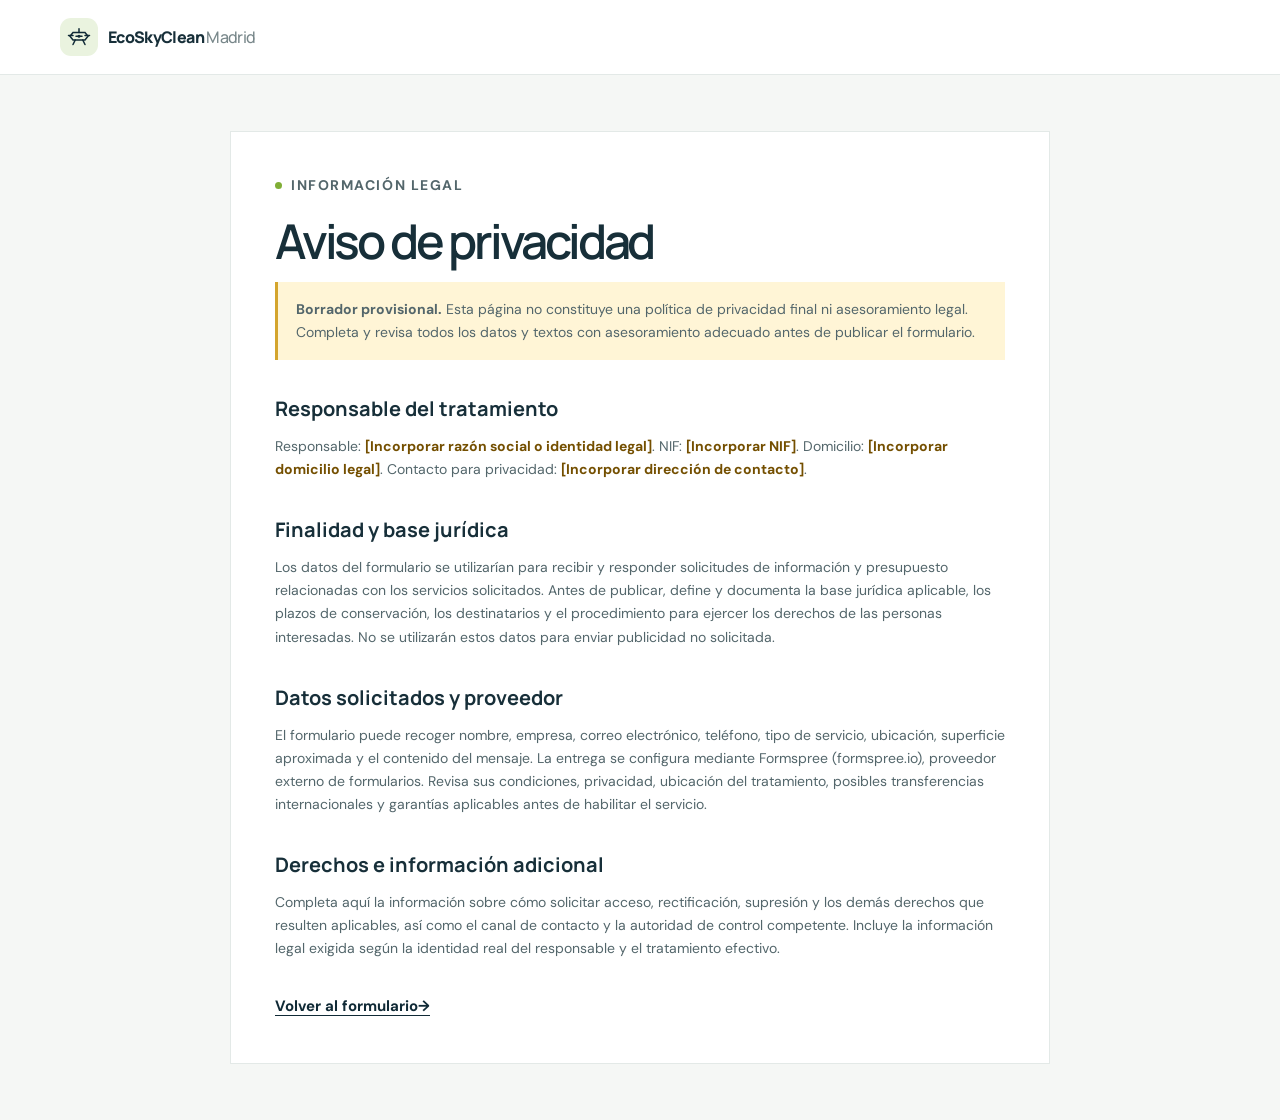
<file: politica-privacidad.html>
<!doctype html>
<html lang="es">
<head>
  <meta charset="utf-8">
  <meta name="viewport" content="width=device-width, initial-scale=1">
  <meta name="robots" content="noindex, nofollow">
  <meta name="theme-color" content="#102a36">
  <title>Aviso de privacidad provisional | EcoSkyClean Madrid</title>
  <link rel="stylesheet" href="styles.css">
</head>
<body class="legal-page">
  <header class="legal-header">
    <div class="container">
      <a class="brand" href="index.html" aria-label="EcoSkyClean Madrid, inicio">
        <span class="brand-mark" aria-hidden="true">
          <svg viewBox="0 0 40 40" fill="none"><path d="M12 14h16l4 5-4 5H12l-4-5 4-5Z" stroke="currentColor" stroke-width="2"/><path d="M20 14V9m-8 9H6m22 0h6M15 24l-3 6m13-6 3 6M16 19h8" stroke="currentColor" stroke-width="2" stroke-linecap="round"/><circle cx="20" cy="19" r="2" fill="currentColor"/></svg>
        </span>
        <span class="brand-name">EcoSkyClean <span>Madrid</span></span>
      </a>
    </div>
  </header>
  <main class="container legal-content">
    <p class="eyebrow"><span class="eyebrow-dot"></span> Información legal</p>
    <h1>Aviso de privacidad</h1>
    <p class="draft-warning"><strong>Borrador provisional.</strong> Esta página no constituye una política de privacidad final ni asesoramiento legal. Completa y revisa todos los datos y textos con asesoramiento adecuado antes de publicar el formulario.</p>

    <h2>Responsable del tratamiento</h2>
    <p>Responsable: <span class="legal-placeholder">[Incorporar razón social o identidad legal]</span>. NIF: <span class="legal-placeholder">[Incorporar NIF]</span>. Domicilio: <span class="legal-placeholder">[Incorporar domicilio legal]</span>. Contacto para privacidad: <span class="legal-placeholder">[Incorporar dirección de contacto]</span>.</p>

    <h2>Finalidad y base jurídica</h2>
    <p>Los datos del formulario se utilizarían para recibir y responder solicitudes de información y presupuesto relacionadas con los servicios solicitados. Antes de publicar, define y documenta la base jurídica aplicable, los plazos de conservación, los destinatarios y el procedimiento para ejercer los derechos de las personas interesadas. No se utilizarán estos datos para enviar publicidad no solicitada.</p>

    <h2>Datos solicitados y proveedor</h2>
    <p>El formulario puede recoger nombre, empresa, correo electrónico, teléfono, tipo de servicio, ubicación, superficie aproximada y el contenido del mensaje. La entrega se configura mediante Formspree (formspree.io), proveedor externo de formularios. Revisa sus condiciones, privacidad, ubicación del tratamiento, posibles transferencias internacionales y garantías aplicables antes de habilitar el servicio.</p>

    <h2>Derechos e información adicional</h2>
    <p>Completa aquí la información sobre cómo solicitar acceso, rectificación, supresión y los demás derechos que resulten aplicables, así como el canal de contacto y la autoridad de control competente. Incluye la información legal exigida según la identidad real del responsable y el tratamiento efectivo.</p>

    <a class="legal-back" href="index.html#contacto">Volver al formulario <span aria-hidden="true">→</span></a>
  </main>
</body>
</html>
</file>
<file: styles.css>
@import url('https://fonts.googleapis.com/css2?family=DM+Sans:wght@400;500;600;700&family=Manrope:wght@400;500;600;700;800&display=swap');

:root {
  color-scheme: light;
  --navy: #102a36;
  --navy-deep: #0a202b;
  --navy-soft: #1d3b47;
  --green: #b7e96b;
  --green-deep: #80ae36;
  --ink: #172f39;
  --muted: #64757b;
  --line: #e3e9e7;
  --paper: #fff;
  --soft: #f5f7f5;
  --font-body: "DM Sans", "Segoe UI", sans-serif;
  --font-heading: "Manrope", "Segoe UI", sans-serif;
  --container: 1160px;
}

* { box-sizing: border-box; }
html { scroll-behavior: smooth; scroll-padding-top: 92px; }
body { margin: 0; color: var(--ink); background: var(--paper); font-family: var(--font-body); font-size: 15px; line-height: 1.65; -webkit-font-smoothing: antialiased; }
body.menu-open { overflow: hidden; }
img { display: block; max-width: 100%; }
a { color: inherit; }
button, input, select, textarea { font: inherit; }
button, a { -webkit-tap-highlight-color: transparent; }
::selection { color: var(--navy-deep); background: var(--green); }

.container { width: min(var(--container), calc(100% - 48px)); margin-inline: auto; }
.section { padding: 112px 0; }
.section-soft { background: var(--soft); }
.section-dark { color: white; background: var(--navy-deep); }
.skip-link { position: fixed; z-index: 20; top: 12px; left: 12px; padding: 10px 14px; color: var(--navy); background: white; border-radius: 6px; transform: translateY(-160%); }
.skip-link:focus { transform: translateY(0); }

.site-header { position: sticky; z-index: 10; top: 0; height: 78px; color: var(--ink); background: rgba(255,255,255,.96); border-bottom: 1px solid rgba(16,42,54,.08); backdrop-filter: blur(14px); }
.header-inner, .brand, .primary-navigation { display: flex; align-items: center; }
.header-inner { height: 100%; justify-content: space-between; }
.brand { gap: 10px; text-decoration: none; }
.brand-mark { display: grid; width: 38px; height: 38px; color: var(--navy); background: #eaf3df; border-radius: 11px; place-items: center; }
.brand-mark svg { width: 30px; height: 30px; }
.brand-name { font-family: var(--font-heading); font-size: 16px; font-weight: 800; letter-spacing: -.65px; }
.brand-name span { color: #78878a; font-weight: 500; }
.primary-navigation { gap: 26px; }
.primary-navigation > a:not(.button) { color: #53636a; font-size: 13px; font-weight: 600; text-decoration: none; transition: color .2s ease; }
.primary-navigation > a:not(.button):hover { color: var(--green-deep); }
.button { display: inline-flex; min-height: 52px; align-items: center; justify-content: center; gap: 14px; padding: 0 22px; border: 1px solid transparent; border-radius: 5px; font-size: 13px; font-weight: 700; text-decoration: none; transition: background-color .2s ease, color .2s ease, border-color .2s ease, transform .2s ease; }
.button:hover { transform: translateY(-2px); }
.button:active { transform: translateY(0); }
.button-small { min-height: 42px; padding: 0 16px; font-size: 12px; }
.button-dark { color: white; background: var(--navy); }
.button-dark:hover { background: #254550; }
.button-green { color: var(--navy-deep); background: var(--green); }
.button-green:hover { background: #c9f28a; }
.button-ghost { color: white; border-color: rgba(255,255,255,.32); background: rgba(255,255,255,.03); }
.button-ghost:hover { border-color: rgba(255,255,255,.72); background: rgba(255,255,255,.08); }
.menu-toggle { display: none; }

.hero { position: relative; min-height: 650px; overflow: hidden; }
.hero-glow { position: absolute; top: -280px; left: 41%; width: 690px; height: 690px; border: 1px solid rgba(183,233,107,.07); border-radius: 50%; pointer-events: none; }
.hero-glow::before, .hero-glow::after { position: absolute; inset: 42px; border: 1px solid rgba(183,233,107,.05); border-radius: 50%; content: ""; }
.hero-glow::after { inset: 98px; }
.hero-grid { position: relative; display: grid; min-height: 650px; grid-template-columns: 1fr 1fr; align-items: center; gap: 64px; padding-top: 42px; padding-bottom: 50px; }
.hero-copy { position: relative; z-index: 1; padding-bottom: 15px; }
.submission-notice { margin: 0 0 20px; padding: 12px 15px; color: #e7f7d1; background: rgba(183,233,107,.1); border: 1px solid rgba(183,233,107,.35); border-left: 3px solid var(--green); font-size: 13px; }
.submission-notice[hidden] { display: none; }
.eyebrow { display: flex; align-items: center; gap: 9px; margin: 0 0 18px; color: #758485; font-size: 10px; font-weight: 700; letter-spacing: 1.55px; line-height: 1.4; text-transform: uppercase; }
.eyebrow-light { color: #c0cbcb; }
.eyebrow-dot { width: 7px; height: 7px; flex: 0 0 7px; background: var(--green-deep); border-radius: 50%; }
.eyebrow-light .eyebrow-dot { background: var(--green); box-shadow: 0 0 12px rgba(183,233,107,.65); }
h1, h2, h3, p { margin-top: 0; }
h1, h2, h3 { font-family: var(--font-heading); }
h1 { max-width: 590px; margin-bottom: 21px; font-size: clamp(42px, 5vw, 64px); font-weight: 600; letter-spacing: -3.2px; line-height: 1.11; }
.hero-intro { max-width: 490px; margin-bottom: 30px; color: #b9c7c9; font-size: 16px; line-height: 1.8; }
.hero-actions { display: flex; flex-wrap: wrap; gap: 12px; }
.hero-points { display: flex; flex-wrap: wrap; gap: 16px 21px; margin: 36px 0 0; padding: 0; list-style: none; }
.hero-points li { display: flex; align-items: center; gap: 8px; color: #c2cece; font-size: 11px; }
.point-icon { color: var(--green); font-size: 15px; }
.hero-visual { position: relative; min-height: 464px; }
.image-frame { position: relative; overflow: hidden; background: linear-gradient(135deg, #274653, #758a78); }
.image-frame img { width: 100%; height: 100%; object-fit: cover; transition: transform .6s ease; }
.image-frame img.image-unavailable { display: none; }
.image-frame img:hover { transform: scale(1.025); }
.hero-image { position: absolute; inset: 0 0 27px 25px; border-radius: 2px; }
.hero-image img { object-position: center; }
.image-shade { position: absolute; inset: 0; background: linear-gradient(180deg, transparent 53%, rgba(7,25,32,.48)); pointer-events: none; }
.drone-orbit { position: absolute; top: 23%; left: -22px; width: 122px; height: 122px; border: 1px solid rgba(183,233,107,.66); border-radius: 50%; }
.orbit-line { position: absolute; top: 60px; left: -39px; width: 199px; border-top: 1px dashed rgba(183,233,107,.55); transform: rotate(-24deg); }
.drone-symbol { position: absolute; top: 35px; left: 36px; display: grid; width: 48px; height: 48px; color: var(--green); background: var(--navy); border: 1px solid rgba(183,233,107,.5); border-radius: 50%; place-items: center; }
.drone-symbol svg { width: 40px; }
.visual-caption { position: absolute; right: 24px; bottom: 0; display: flex; align-items: center; gap: 12px; min-width: 230px; padding: 15px 18px; color: var(--ink); background: white; box-shadow: 0 12px 32px rgba(0,0,0,.14); }
.caption-icon { display: grid; width: 34px; height: 34px; color: var(--navy); background: #eaf3df; border-radius: 50%; font-size: 17px; place-items: center; }
.visual-caption strong, .visual-caption small { display: block; }
.visual-caption strong { font-family: var(--font-heading); font-size: 12px; }
.visual-caption small { color: var(--muted); font-size: 10px; }
.visual-index { position: absolute; top: 8px; right: -27px; display: flex; align-items: center; gap: 7px; color: #c7d2d3; font-size: 9px; letter-spacing: 1px; writing-mode: vertical-rl; }
.visual-index span { height: 32px; border-right: 1px solid var(--green); }
.scroll-cue { position: absolute; bottom: 19px; left: max(24px, calc((100% - var(--container)) / 2)); display: flex; align-items: center; gap: 9px; color: #aab9ba; font-size: 10px; text-decoration: none; }
.scroll-cue span { color: var(--green); font-size: 16px; }

.intro-strip { border-bottom: 1px solid var(--line); background: #fff; }
.intro-strip-inner { display: flex; min-height: 78px; align-items: center; gap: 25px; }
.intro-strip p { margin: 0; color: var(--muted); font-size: 12px; }
.intro-strip strong { color: var(--ink); font-weight: 700; }
.strip-line { width: 1px; height: 22px; background: var(--line); }
.strip-location { display: flex; align-items: center; gap: 8px; }
.strip-location span { color: var(--green-deep); font-size: 19px; }
.section-heading { margin-bottom: 48px; }
.section-heading-row { display: flex; align-items: end; justify-content: space-between; gap: 40px; }
.section-heading h2, .benefits-intro h2, .contact-copy h2 { margin: 0; color: var(--ink); font-size: clamp(32px, 4vw, 44px); font-weight: 600; letter-spacing: -1.9px; line-height: 1.2; }
.section-heading .eyebrow, .benefits-intro .eyebrow, .contact-copy .eyebrow { margin-bottom: 16px; }
.section-lead { max-width: 390px; margin: 0 0 3px; color: var(--muted); font-size: 13px; line-height: 1.8; }
.service-grid { display: grid; grid-template-columns: repeat(2, 1fr); gap: 24px; }
.service-card { overflow: hidden; background: white; border: 1px solid var(--line); transition: box-shadow .25s ease, transform .25s ease; }
.service-card:hover { box-shadow: 0 18px 48px rgba(16,42,54,.1); transform: translateY(-4px); }
.service-image { height: 245px; }
.service-image img { object-position: center 56%; }
.service-card:nth-child(2) .service-image img { object-position: center; }
.service-number { position: absolute; right: 17px; bottom: 16px; padding: 7px 10px; color: white; background: rgba(16,42,54,.82); font-size: 9px; font-weight: 700; letter-spacing: 1px; }
.service-content { padding: 25px 27px 27px; }
.service-title-row { display: flex; align-items: center; justify-content: space-between; gap: 10px; }
.service-title-row h3 { margin: 0; font-size: 19px; font-weight: 700; letter-spacing: -.5px; }
.service-arrow { color: var(--green-deep); font-size: 20px; }
.service-content > p { min-height: 67px; margin: 12px 0 16px; color: var(--muted); font-size: 12px; line-height: 1.8; }
.service-list { display: grid; gap: 9px; margin: 0 0 22px; padding: 0; list-style: none; }
.service-list li { position: relative; padding-left: 18px; color: #43565d; font-size: 11px; }
.service-list li::before { position: absolute; top: 0; left: 0; color: var(--green-deep); content: "✓"; font-weight: 700; }
.text-link { display: inline-flex; align-items: center; gap: 10px; color: var(--navy); font-size: 12px; font-weight: 700; text-decoration: none; }
.text-link span { color: var(--green-deep); transition: transform .2s ease; }
.text-link:hover span { transform: translateX(4px); }
.service-disclaimer { display: flex; align-items: flex-start; gap: 10px; max-width: 800px; margin: 25px 0 0; color: #65767b; font-size: 11px; }
.service-disclaimer span { display: grid; width: 17px; height: 17px; flex: 0 0 17px; color: var(--navy); background: #e9f1e0; border-radius: 50%; font-size: 10px; font-weight: 700; place-items: center; }

.benefits-section { padding: 106px 0; }
.benefits-layout { display: grid; grid-template-columns: .8fr 1.2fr; gap: 95px; align-items: start; }
.benefits-intro { position: sticky; top: 120px; }
.benefits-intro h2 { max-width: 370px; }
.benefits-intro > p:not(.eyebrow) { max-width: 360px; margin: 20px 0 22px; color: var(--muted); font-size: 13px; line-height: 1.85; }
.benefit-list { border-top: 1px solid #dfe6e2; }
.benefit-item { display: grid; grid-template-columns: 46px 1fr 26px; gap: 17px; align-items: start; padding: 23px 0; border-bottom: 1px solid #dfe6e2; }
.benefit-icon { display: grid; width: 43px; height: 43px; color: var(--navy); background: white; border: 1px solid #e3e9e4; border-radius: 50%; place-items: center; }
.benefit-icon svg { width: 27px; height: 27px; }
.benefit-item h3 { margin: 0 0 5px; font-size: 15px; font-weight: 700; letter-spacing: -.2px; }
.benefit-item p { max-width: 490px; margin: 0; color: var(--muted); font-size: 11px; line-height: 1.75; }
.benefit-count { padding-top: 3px; color: #9aa8a6; font-size: 10px; letter-spacing: .5px; }

.process-section { padding-top: 108px; padding-bottom: 115px; }
.section-heading-centered { text-align: center; }
.section-heading-centered .eyebrow { justify-content: center; }
.section-heading-centered h2 { margin-bottom: 13px; }
.section-heading-centered > p:last-child { margin-bottom: 0; color: var(--muted); font-size: 13px; }
.process-grid { position: relative; display: grid; grid-template-columns: repeat(4,1fr); gap: 27px; margin: 62px 0 0; padding: 0; list-style: none; }
.process-grid::before { position: absolute; top: 33px; right: 10%; left: 10%; border-top: 1px dashed #cfd9d4; content: ""; }
.process-step { position: relative; z-index: 1; padding: 0 6px; }
.process-number { position: absolute; top: -5px; right: 4px; color: #abb6b3; font-size: 10px; letter-spacing: 1px; }
.process-icon { display: grid; width: 66px; height: 66px; margin-bottom: 22px; color: var(--navy); background: white; border: 1px solid #dfe7e2; border-radius: 50%; box-shadow: 0 0 0 7px white; place-items: center; }
.process-icon svg { width: 39px; height: 39px; }
.process-step h3 { margin: 0 0 9px; font-size: 15px; font-weight: 700; }
.process-step p { max-width: 225px; margin: 0; color: var(--muted); font-size: 11px; line-height: 1.8; }

.cta-band { position: relative; overflow: hidden; color: white; background: var(--navy); }
.cta-pattern { position: absolute; top: -190px; right: -25px; width: 520px; height: 520px; border: 1px solid rgba(183,233,107,.1); border-radius: 50%; }
.cta-pattern::before, .cta-pattern::after { position: absolute; inset: 40px; border: 1px solid rgba(183,233,107,.08); border-radius: 50%; content: ""; }
.cta-pattern::after { inset: 100px; }
.cta-inner { position: relative; display: flex; min-height: 278px; align-items: center; justify-content: space-between; gap: 44px; padding-top: 40px; padding-bottom: 40px; }
.cta-inner > div { max-width: 660px; }
.cta-inner .eyebrow { margin-bottom: 13px; }
.cta-inner h2 { max-width: 650px; margin: 0 0 11px; font-size: clamp(27px, 3.2vw, 38px); font-weight: 600; letter-spacing: -1.2px; line-height: 1.22; }
.cta-inner p:last-child { margin: 0; color: #bdc9ca; font-size: 12px; }
.cta-inner .button { flex: 0 0 auto; }

.contact-section { padding: 112px 0; }
.contact-layout { display: grid; grid-template-columns: .72fr 1.28fr; gap: 90px; align-items: start; }
.contact-copy { padding-top: 20px; }
.contact-copy h2 { max-width: 370px; }
.contact-copy > p:not(.eyebrow) { max-width: 355px; margin: 17px 0 28px; color: var(--muted); font-size: 13px; line-height: 1.85; }
.contact-note { display: flex; gap: 13px; max-width: 360px; padding: 17px 16px; background: white; border: 1px solid var(--line); }
.contact-note-icon { display: grid; width: 29px; height: 29px; flex: 0 0 29px; color: var(--navy); background: #eaf3df; border-radius: 50%; place-items: center; }
.contact-note p { margin: 0; color: var(--muted); font-size: 11px; line-height: 1.75; }
.contact-note strong { color: var(--ink); }
.contact-location { display: flex; align-items: center; gap: 11px; margin-top: 25px; color: var(--ink); font-size: 12px; font-weight: 700; }
.contact-location > span:first-child { color: var(--green-deep); font-size: 22px; }
.contact-location small { color: var(--muted); font-size: 10px; font-weight: 400; }
.form-card { padding: 31px 32px 28px; background: white; border: 1px solid var(--line); box-shadow: 0 18px 48px rgba(16,42,54,.055); }
.form-card-heading { display: flex; align-items: end; justify-content: space-between; gap: 12px; margin-bottom: 22px; padding-bottom: 19px; border-bottom: 1px solid var(--line); }
.form-step { color: #83918f; font-size: 9px; font-weight: 700; letter-spacing: 1.2px; }
.form-card-heading h3 { margin: 4px 0 0; font-size: 21px; letter-spacing: -.5px; }
.form-asterisk { color: #81908e; font-size: 10px; }
.form-asterisk span, .form-field label span { color: #7d9e3f; }
.form-grid { display: grid; grid-template-columns: repeat(2, minmax(0, 1fr)); gap: 15px 14px; }
.form-field { min-width: 0; }
.form-field-wide { grid-column: 1 / -1; }
.form-field label { display: block; margin-bottom: 6px; color: #334950; font-size: 11px; font-weight: 700; }
.form-field input, .form-field select, .form-field textarea { display: block; width: 100%; min-height: 45px; padding: 10px 12px; color: var(--ink); background: white; border: 1px solid #dce4e1; border-radius: 3px; outline: none; font-size: 12px; transition: border-color .2s ease, box-shadow .2s ease; }
.form-field textarea { min-height: 105px; resize: vertical; }
.form-field input::placeholder, .form-field textarea::placeholder { color: #a0acab; }
.form-field input:focus, .form-field select:focus, .form-field textarea:focus { border-color: #8fac5b; box-shadow: 0 0 0 3px rgba(128,174,54,.13); }
.form-field input[aria-invalid="true"], .form-field select[aria-invalid="true"], .form-field textarea[aria-invalid="true"] { border-color: #b54242; }
.field-hint { display: block; margin-top: 6px; color: #82908e; font-size: 10px; line-height: 1.5; }
.honeypot { position: absolute !important; width: 1px !important; height: 1px !important; overflow: hidden !important; clip: rect(0,0,0,0) !important; white-space: nowrap !important; }
.form-status { min-height: 20px; margin: 12px 0 8px; color: #53696d; font-size: 11px; line-height: 1.55; }
.form-status.is-error { color: #a72f2f; }
.form-status.is-pending { color: #53696d; }
.form-submit { width: 100%; cursor: pointer; }
.form-submit:disabled { cursor: wait; opacity: .7; }
.privacy-note { margin: 14px 0 0; color: #7a8988; font-size: 10px; line-height: 1.75; }
.privacy-note a { color: var(--navy); font-weight: 700; text-underline-offset: 3px; }

.site-footer { color: white; background: var(--navy-deep); }
.footer-main { display: flex; min-height: 108px; align-items: center; gap: 25px; border-bottom: 1px solid rgba(255,255,255,.12); }
.brand-footer .brand-mark { color: var(--green); background: rgba(183,233,107,.12); }
.brand-footer .brand-name { color: white; }
.brand-footer .brand-name span { color: #a7b6b7; }
.footer-main > p { max-width: 280px; margin: 0; color: #aab9ba; font-size: 10px; }
.footer-top { display: flex; align-items: center; gap: 9px; margin-left: auto; color: #d3dddb; font-size: 11px; text-decoration: none; }
.footer-top span { color: var(--green); font-size: 17px; }
.footer-bottom { display: flex; min-height: 58px; align-items: center; justify-content: space-between; gap: 18px; color: #9cadad; font-size: 10px; }
.footer-bottom > div { display: flex; align-items: center; gap: 20px; }
.image-attribution { color: #9cadad; font-size: 9px; }
.image-attribution a { color: #c1ccca; text-underline-offset: 2px; }
.image-attribution a:hover { color: var(--green); }
.footer-bottom a { color: #c1ccca; text-decoration: none; }
.footer-bottom a:hover, .footer-top:hover { color: var(--green); }

/* Draft privacy page */
.legal-page { min-height: 100vh; background: var(--soft); }
.legal-header { padding: 18px 0; background: white; border-bottom: 1px solid var(--line); }
.legal-content { max-width: 820px; margin: 56px auto; padding: 44px; background: white; border: 1px solid var(--line); }
.legal-content h1 { margin: 0 0 15px; color: var(--ink); font-size: clamp(32px, 5vw, 48px); }
.legal-content h2 { margin: 32px 0 10px; font-size: 20px; }
.legal-content p, .legal-content li { color: #53666b; font-size: 14px; }
.draft-warning { padding: 16px 18px; color: #503c12; background: #fff5d6; border-left: 3px solid #d4a52d; font-size: 13px; }
.legal-placeholder { color: #744f00; font-weight: 700; }
.legal-back { display: inline-flex; margin-top: 20px; color: var(--navy); font-weight: 700; text-underline-offset: 4px; }

:focus-visible { outline: 3px solid #88b83d; outline-offset: 3px; }
@media (max-width: 980px) {
  .primary-navigation { gap: 15px; }
  .primary-navigation > a:not(.button) { font-size: 12px; }
  .nav-cta { padding-inline: 12px; }
  .hero-grid { gap: 35px; }
  .hero-visual { min-height: 420px; }
  .benefits-layout { gap: 55px; }
  .contact-layout { gap: 50px; }
}
@media (max-width: 760px) {
  html { scroll-padding-top: 72px; }
  .container { width: min(100% - 36px, var(--container)); }
  .section { padding: 78px 0; }
  .site-header { height: 68px; }
  .brand-mark { width: 35px; height: 35px; }
  .brand-name { font-size: 15px; }
  .menu-toggle { display: flex; width: 42px; height: 42px; flex-direction: column; align-items: center; justify-content: center; gap: 6px; padding: 0; color: var(--navy); background: transparent; border: 1px solid var(--line); border-radius: 4px; cursor: pointer; }
  .menu-toggle span { width: 18px; height: 2px; background: currentColor; transition: transform .2s ease; }
  .menu-toggle[aria-expanded="true"] span:first-child { transform: translateY(4px) rotate(45deg); }
  .menu-toggle[aria-expanded="true"] span:last-child { transform: translateY(-4px) rotate(-45deg); }
  .primary-navigation { position: fixed; top: 68px; right: 0; left: 0; display: flex; max-height: 0; flex-direction: column; align-items: stretch; gap: 0; overflow: hidden; padding: 0 18px; background: white; box-shadow: 0 14px 20px rgba(16,42,54,.08); transition: max-height .25s ease, padding .25s ease; }
  .primary-navigation.is-open { max-height: calc(100dvh - 68px); overflow-y: auto; padding: 10px 18px 22px; }
  .primary-navigation > a:not(.button) { padding: 14px 4px; border-bottom: 1px solid var(--line); font-size: 14px; }
  .primary-navigation .nav-cta { margin-top: 15px; }
  .hero-grid { min-height: auto; grid-template-columns: 1fr; gap: 36px; padding-top: 69px; padding-bottom: 81px; }
  .hero-copy { padding: 0; }
  h1 { max-width: 620px; font-size: clamp(42px, 10.3vw, 62px); letter-spacing: -2.6px; }
  .hero-intro { max-width: 540px; font-size: 14px; }
  .hero-points { gap: 12px 17px; margin-top: 25px; }
  .hero-points li { font-size: 10px; }
  .hero-visual { min-height: min(70vw, 430px); margin: 0 10px 0 0; }
  .hero-image { inset: 0 0 21px 17px; }
  .drone-orbit { top: 20%; left: -22px; width: 100px; height: 100px; }
  .drone-symbol { top: 28px; left: 28px; width: 43px; height: 43px; }
  .orbit-line { top: 51px; left: -37px; width: 172px; }
  .visual-caption { right: 12px; min-width: 207px; padding: 12px; }
  .visual-index { right: -19px; }
  .scroll-cue { bottom: 24px; left: 18px; }
  .intro-strip-inner { min-height: 72px; flex-wrap: wrap; gap: 9px 16px; padding-top: 14px; padding-bottom: 14px; }
  .intro-strip p { font-size: 10px; }
  .strip-line { height: 18px; }
  .section-heading-row { display: block; }
  .section-heading h2, .benefits-intro h2, .contact-copy h2 { font-size: clamp(31px, 8vw, 42px); }
  .section-lead { max-width: 560px; margin-top: 18px; }
  .service-grid { grid-template-columns: 1fr; gap: 18px; }
  .service-image { height: min(56vw, 300px); }
  .service-content { padding: 22px 21px 23px; }
  .service-content > p { min-height: 0; }
  .benefits-section { padding: 78px 0; }
  .benefits-layout { grid-template-columns: 1fr; gap: 38px; }
  .benefits-intro { position: static; }
  .benefits-intro h2 { max-width: 500px; }
  .benefits-intro > p:not(.eyebrow) { max-width: 600px; }
  .benefit-item { grid-template-columns: 42px 1fr 22px; gap: 13px; padding: 18px 0; }
  .benefit-icon { width: 40px; height: 40px; }
  .process-section { padding-top: 78px; padding-bottom: 85px; }
  .process-grid { grid-template-columns: repeat(2,1fr); gap: 35px 20px; margin-top: 46px; }
  .process-grid::before { display: none; }
  .process-step { padding: 0; }
  .process-step p { max-width: 280px; }
  .cta-inner { min-height: 0; flex-direction: column; align-items: flex-start; gap: 23px; padding-top: 55px; padding-bottom: 55px; }
  .cta-inner h2 { font-size: clamp(27px, 7vw, 36px); }
  .contact-section { padding: 78px 0; }
  .contact-layout { grid-template-columns: 1fr; gap: 35px; }
  .contact-copy { padding-top: 0; }
  .contact-copy h2 { max-width: 520px; }
  .contact-copy > p:not(.eyebrow) { max-width: 580px; }
  .contact-note { max-width: 570px; }
  .form-card { padding: 25px 21px 22px; }
  .footer-main { flex-wrap: wrap; gap: 12px 22px; padding-top: 22px; padding-bottom: 20px; }
  .footer-main > p { order: 3; width: 100%; max-width: none; }
  .footer-top { margin-left: auto; }
  .footer-bottom { align-items: flex-start; flex-direction: column; justify-content: center; gap: 7px; padding-top: 13px; padding-bottom: 13px; }
  .legal-content { margin: 28px 18px; padding: 27px 22px; }
}
@media (max-width: 440px) {
  .container { width: calc(100% - 32px); }
  .hero-grid { padding-top: 53px; }
  h1 { font-size: 41px; }
  .hero-actions { align-items: stretch; flex-direction: column; }
  .hero-actions .button { width: 100%; }
  .hero-points { display: grid; grid-template-columns: 1fr; }
  .hero-visual { min-height: 320px; }
  .visual-index { right: -15px; }
  .desktop-break { display: none; }
  .service-title-row h3 { font-size: 17px; }
  .process-grid { gap: 30px 14px; }
  .process-step h3 { font-size: 13px; }
  .process-step p { font-size: 10px; }
  .form-grid { grid-template-columns: 1fr; }
  .form-field-wide { grid-column: auto; }
  .form-card-heading { align-items: flex-start; flex-direction: column; }
  .footer-bottom > span { max-width: 300px; }
}
@media (prefers-reduced-motion: reduce) {
  *, *::before, *::after { scroll-behavior: auto !important; animation-duration: .01ms !important; animation-iteration-count: 1 !important; transition-duration: .01ms !important; }
}
</file>
